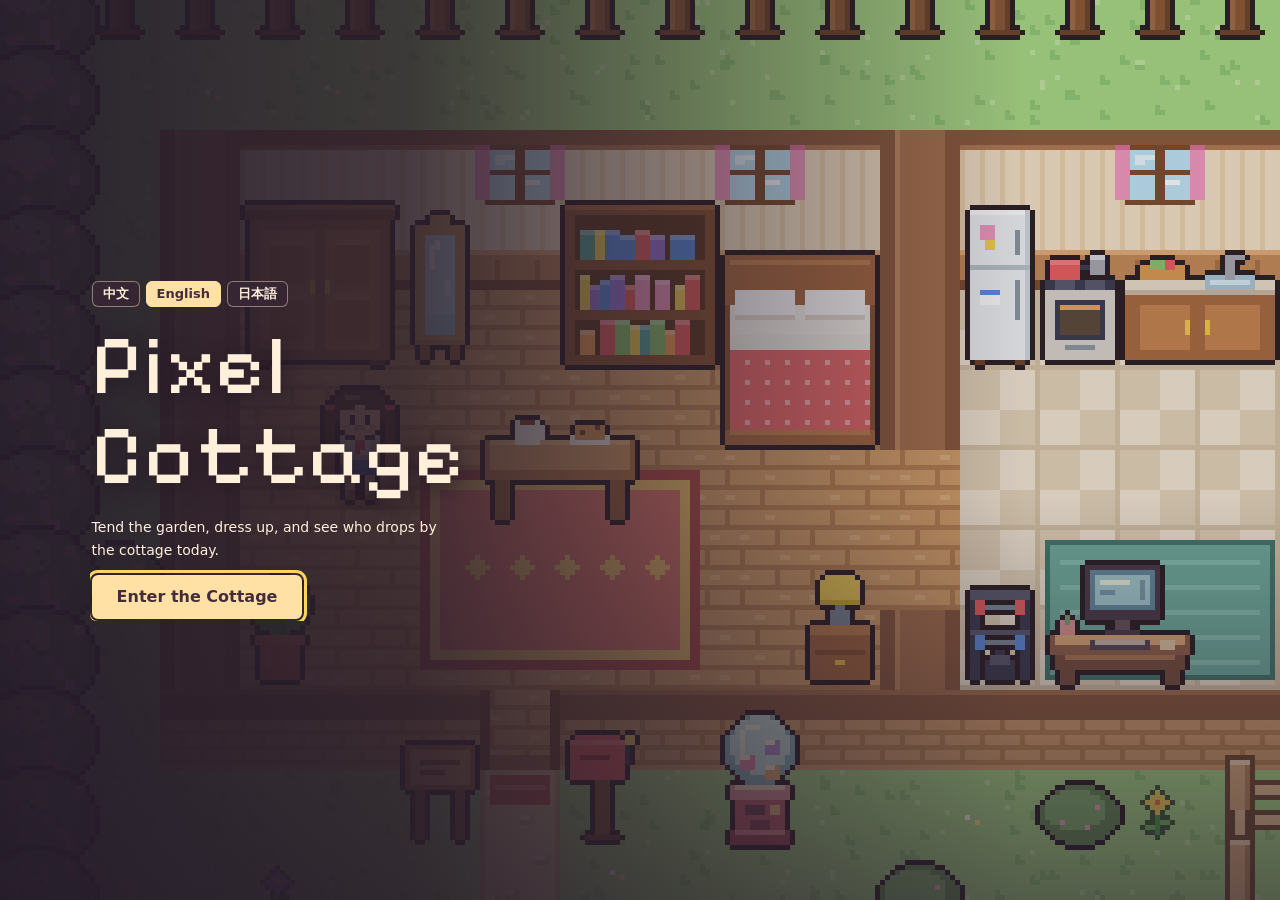
<file: index.html>
<!doctype html>
<html lang="zh-CN">
<head>
<meta charset="utf-8">
<meta name="viewport" content="width=device-width, initial-scale=1, viewport-fit=cover">
<title>像素小屋 · HomeLove</title>
<link rel="stylesheet" href="style.css?v=local-fonts-1">
</head>
<body>

<canvas id="game" tabindex="0" data-i18n-aria="title"></canvas>
<div id="lanternReaction" class="px hidden" role="status" aria-live="polite"></div>

<div id="hud">
  <div id="hudStats">
  <div class="chip" id="chipTime">☀️</div>
  <button class="pbtn" id="btnPlans" type="button" data-i18n="plansToday" aria-controls="diary" hidden></button>
  <div class="chip">
    <span class="bar" id="barE">⚡<i><b id="bE"></b></i></span>
    <span class="bar" id="barH">🍙<i><b id="bH"></b></i></span>
    <span class="bar" id="barM">💗<i><b id="bM"></b></i></span>
  </div>
  <div class="chip" data-i18n-title="bagTitle">🎒<span class="n" id="cBag">0</span></div>
  </div>
  <button class="px" id="miniMap" type="button" aria-controls="villageMap" data-i18n-aria="miniMapLabel" data-i18n-title="villageMap">
    <canvas id="miniOverview" width="192" height="136" aria-hidden="true"></canvas>
    <span id="miniRide" class="hidden"></span>
  </button>
</div>
<div id="hudR">
  <button class="pbtn hidden" id="btnUmbrella" type="button" aria-keyshortcuts="U" title="U"></button>
  <button class="pbtn primary" id="btnWardrobe" type="button" data-i18n="btnWardrobe"></button>
  <button class="pbtn" id="btnAlbum" type="button" data-i18n="btnAlbum"></button>
  <button class="pbtn" id="btnDiary" type="button" data-i18n="btnDiary"></button>
  <details id="cottageMenu">
    <summary data-i18n-aria="moreActions">···</summary>
    <div class="cottage-menu-items">
      <button class="pbtn" id="btnMap" type="button" data-i18n="villageMap"></button>
      <button class="pbtn" id="btnTravel" type="button" data-i18n="travelShop"></button>
      <button class="pbtn" id="btnLang" type="button" data-i18n-aria="language"></button>
      <button class="pbtn" id="btnSound" type="button" data-i18n-aria="sound">🔊</button>
      <button class="pbtn" id="btnHelp" type="button" data-i18n="help"></button>
    </div>
  </details>
</div>

<div id="prompt" class="px hidden"></div>
<div id="villageGuide" class="hidden">
  <span id="villageGuideText" role="status"></span>
  <button id="firstGreetingDismiss" type="button" class="hidden" data-i18n="firstGreetingDismiss"></button>
  <button id="villageRouteCancel" type="button" class="hidden" data-i18n-aria="villageRouteCancel" data-i18n-title="villageRouteCancel">×</button>
</div>
<button class="pbtn" id="fishCancel" type="button" data-i18n="fishCancel" hidden></button>
<div id="toast" class="px hidden" role="status" aria-live="polite"></div>
<div id="dialog" class="px hidden" aria-live="polite"><div class="who"></div><div class="txt"></div><div class="choices"></div><div class="more">▼</div></div>

<div id="pad" aria-hidden="true">
  <button class="u" data-k="up" type="button">▲</button>
  <button class="l" data-k="left" type="button">◀</button>
  <button class="r" data-k="right" type="button">▶</button>
  <button class="d" data-k="down" type="button">▼</button>
</div>
<button id="abtn" type="button" data-i18n-aria="interact">A</button>

<div id="dress" class="overlay hidden" role="dialog" aria-modal="true" data-i18n-aria="wardrobe">
  <div class="dpanel px">
    <div class="dhead">
      <h2><span data-i18n="wardrobe"></span><small data-i18n="wardrobeHint"></small></h2>
      <button class="pbtn" id="dClose" type="button" data-i18n="dressDone"></button>
    </div>
    <div class="dbody">
      <section class="stage">
        <div class="stagebox"><canvas id="preview" width="20" height="26"></canvas></div>
        <div class="stagectl">
          <div class="rot">
            <button class="pbtn" id="rotL" type="button" data-i18n-aria="turnL">◀</button>
            <span id="rotLabel"></span>
            <button class="pbtn" id="rotR" type="button" data-i18n-aria="turnR">▶</button>
          </div>
          <div class="row">
            <button class="pbtn" id="btnWalk" type="button"></button>
            <button class="pbtn" id="btnRandom" type="button" data-i18n="random"></button>
            <button class="pbtn" id="btnSave" type="button" data-i18n="saveLook"></button>
          </div>
          <div class="looksWrap">
            <div class="lbl" data-i18n="myLooks"></div>
            <div class="looks" id="looks"></div>
          </div>
        </div>
      </section>
      <section class="picker">
        <nav class="tabs" id="tabs" data-i18n-aria="catsAria"></nav>
        <div class="items" id="items"></div>
        <div id="colorsWrap">
          <div class="lbl" data-i18n="color"></div>
          <div class="colors" id="colors"></div>
        </div>
      </section>
    </div>
  </div>
</div>

<dialog id="villageMap" class="overlay" aria-labelledby="villageMapTitle">
  <div class="dpanel px village-panel">
    <div class="dhead"><h2 id="villageMapTitle" data-i18n="villageMap"></h2><button class="pbtn" id="villageClose" type="button" data-i18n="close" autofocus></button></div>
    <div class="village-body">
      <div class="village-preview">
        <canvas id="villageOverview" width="192" height="136" aria-hidden="true"></canvas>
        <p data-i18n="villageChooseRoute"></p>
      </div>
      <div id="villageStops"></div>
    </div>
  </div>
</dialog>

<div id="diary" class="overlay hidden" role="dialog" aria-modal="true" data-i18n-aria="diary">
  <div class="dpanel px diarypanel">
    <div class="dhead">
      <h2><span data-i18n="diary"></span><small id="diarySub"></small></h2>
      <button class="pbtn" id="diaryClose" type="button" data-i18n="close"></button>
    </div>
    <div class="diarybody" id="diaryBody"></div>
  </div>
</div>

<div id="album" class="overlay hidden" role="dialog" aria-modal="true" data-i18n-aria="albumTitle">
  <div class="dpanel px diarypanel">
    <div class="dhead">
      <h2 data-i18n="albumTitle"></h2>
      <button class="pbtn" id="albumClose" type="button" data-i18n="close"></button>
    </div>
    <div class="album-body" id="albumBody"></div>
  </div>
</div>

<div id="start" class="overlay" role="dialog" aria-modal="true" data-i18n-aria="title">
  <div class="card px">
    <div class="langpick" id="langPick" role="group" data-i18n-aria="language"></div>
    <h1 data-i18n="title"></h1>
    <p class="start-lead" data-i18n="startLead"></p>
    <p class="start-detail" data-i18n="intro1"></p>
    <p class="start-detail" data-i18n="intro2"></p>
    <div class="keys">
      <span class="k"><kbd>↑</kbd><kbd>↓</kbd><kbd>←</kbd><kbd>→</kbd></span><span id="moveHelp"></span>
      <span class="k"><kbd>E</kbd><kbd data-i18n="space"></kbd></span><span data-i18n="kAct"></span>
      <span class="k"><kbd>1</kbd><kbd>2</kbd><kbd>3</kbd></span><span data-i18n="kChoose"></span>
      <span class="k"><kbd>C</kbd><kbd>J</kbd><kbd>B</kbd><kbd>L</kbd></span><span data-i18n="kMenus"></span>
      <span class="k"><kbd>M</kbd></span><span data-i18n="kSound"></span>
      <span class="k"><kbd>A</kbd></span><span data-i18n="kTouch"></span>
    </div>
    <button class="pbtn primary" id="btnStart" type="button"></button>
  </div>
</div>
<div id="fade"></div>

<script src="js/taptap.js?v=taptap-1"></script>
<script src="cottage-storage.js?v=storage-fallback-1"></script>
<script src="npc-memory.js"></script>
<script src="save-manager.js?v=storage-fallback-1"></script>
<script src="cottage-activities.js?v=request-choices-1"></script>
<script src="cottage-events.js?v=snow-fishing-1"></script>
<script src="cottage-bonds.js?v=bonds-1"></script>
<script src="memory-album.js?v=cafe-request-1"></script>
<script src="resident-stories.js?v=quiet-moments-1"></script>
<script src="village-map.js?v=day-plans-1"></script>
<script src="cottage-travel.js?v=umbrella-1"></script>
<script src="village-weekend.js"></script>
<script src="village-riverside.js"></script>
<script src="village-projects.js"></script>
<script src="village-blackout.js?v=rare-nights"></script>
<script src="lang/zh.js?v=storage-fallback-1" charset="utf-8"></script>
<script src="lang/en.js?v=storage-fallback-1" charset="utf-8"></script>
<script src="lang/ja.js?v=storage-fallback-1" charset="utf-8"></script>

<script src="js/core.js?v=storage-fallback-1"></script>
<script src="js/wardrobe-art.js"></script>
<script src="js/audio.js?v=storage-fallback-1"></script>
<script src="js/state.js?v=rain-dedication-second-1"></script>
<script src="js/world-map.js?v=market-lunch-1"></script>
<script src="js/world-art.js"></script>
<script src="js/residents.js?v=rain-dedication-visit-1"></script>
<script src="js/dialogue.js"></script>
<script src="js/daily-life.js?v=lunch-return-1"></script>
<script src="js/fishing.js?v=a732a2304b9c"></script>
<script src="js/relationships.js?v=storage-fallback-1"></script>
<script src="js/interaction.js?v=storage-fallback-1"></script>
<script src="js/hud.js?v=storage-fallback-1"></script>
<script src="js/input.js?v=storage-fallback-1"></script>
<script src="js/wardrobe.js"></script>
<script src="js/diary.js?v=storage-fallback-1"></script>
<script src="js/album.js?v=storage-fallback-1"></script>
<script src="js/render.js?v=rain-return-1"></script>
<script src="js/main.js?v=storage-fallback-1"></script>
</body>
</html>
</file>
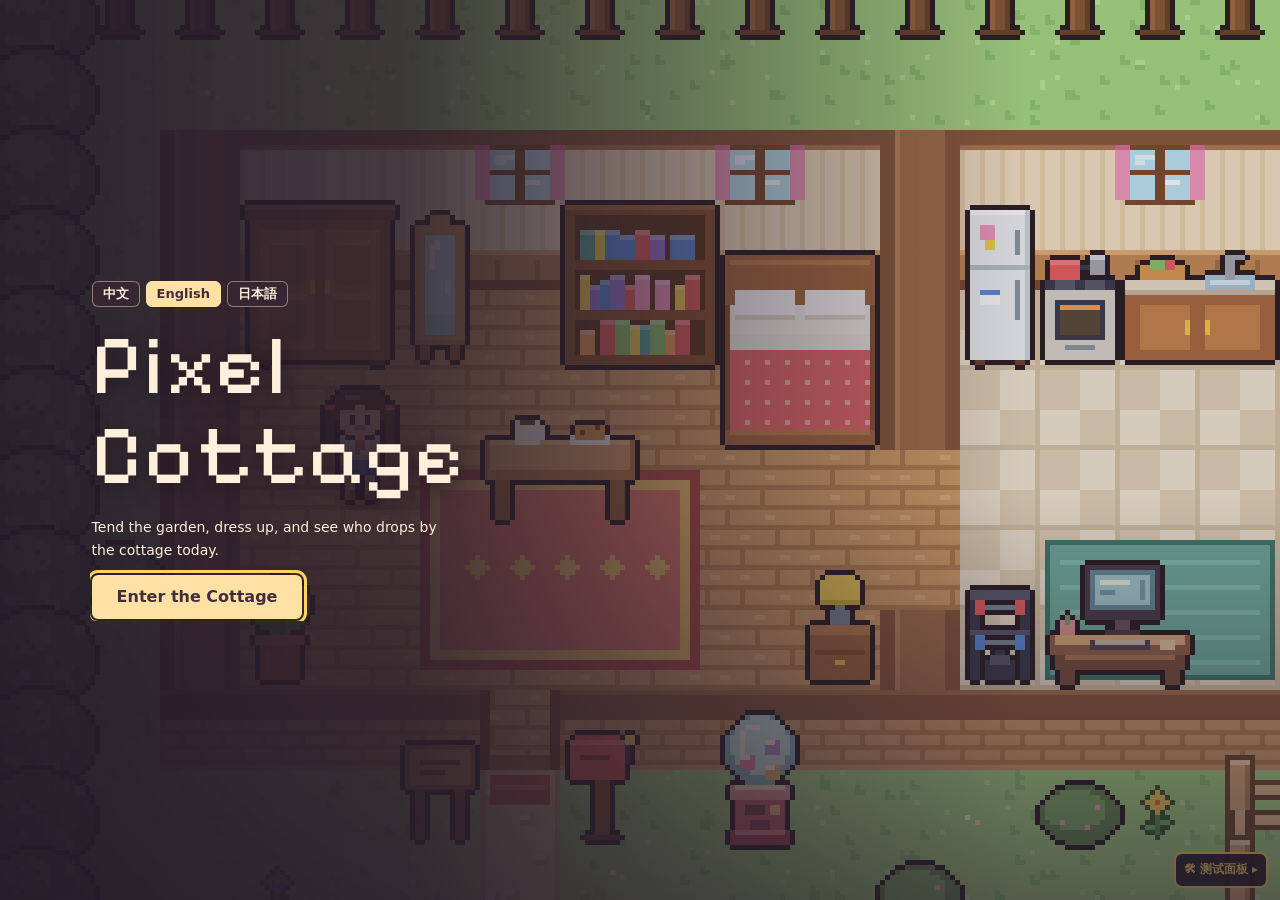
<file: dev.html>
<!doctype html>
<html lang="zh-CN">
<head>
<meta charset="utf-8">
<meta name="viewport" content="width=device-width, initial-scale=1, viewport-fit=cover">
<title>[DEV] 像素小屋 · HomeLove</title>
<link rel="stylesheet" href="style.css?v=local-fonts-1">
</head>
<body data-mode="test">

<canvas id="game" tabindex="0" data-i18n-aria="title"></canvas>
<div id="lanternReaction" class="px hidden" role="status" aria-live="polite"></div>

<div id="hud">
  <div id="hudStats">
  <div class="chip" id="chipTime">☀️</div>
  <button class="pbtn" id="btnPlans" type="button" data-i18n="plansToday" aria-controls="diary" hidden></button>
  <div class="chip">
    <span class="bar" id="barE">⚡<i><b id="bE"></b></i></span>
    <span class="bar" id="barH">🍙<i><b id="bH"></b></i></span>
    <span class="bar" id="barM">💗<i><b id="bM"></b></i></span>
  </div>
  <div class="chip" data-i18n-title="bagTitle">🎒<span class="n" id="cBag">0</span></div>
  </div>
  <button class="px" id="miniMap" type="button" aria-controls="villageMap" data-i18n-aria="miniMapLabel" data-i18n-title="villageMap">
    <canvas id="miniOverview" width="192" height="136" aria-hidden="true"></canvas>
    <span id="miniRide" class="hidden"></span>
  </button>
</div>
<div id="hudR">
  <button class="pbtn hidden" id="btnUmbrella" type="button" aria-keyshortcuts="U" title="U"></button>
  <button class="pbtn primary" id="btnWardrobe" type="button" data-i18n="btnWardrobe"></button>
  <button class="pbtn" id="btnAlbum" type="button" data-i18n="btnAlbum"></button>
  <button class="pbtn" id="btnDiary" type="button" data-i18n="btnDiary"></button>
  <details id="cottageMenu">
    <summary data-i18n-aria="moreActions">···</summary>
    <div class="cottage-menu-items">
      <button class="pbtn" id="btnMap" type="button" data-i18n="villageMap"></button>
      <button class="pbtn" id="btnTravel" type="button" data-i18n="travelShop"></button>
      <button class="pbtn" id="btnLang" type="button" data-i18n-aria="language"></button>
      <button class="pbtn" id="btnSound" type="button" data-i18n-aria="sound">🔊</button>
      <button class="pbtn" id="btnHelp" type="button" data-i18n="help"></button>
    </div>
  </details>
</div>

<div id="prompt" class="px hidden"></div>
<div id="villageGuide" class="hidden">
  <span id="villageGuideText" role="status"></span>
  <button id="firstGreetingDismiss" type="button" class="hidden" data-i18n="firstGreetingDismiss"></button>
  <button id="villageRouteCancel" type="button" class="hidden" data-i18n-aria="villageRouteCancel" data-i18n-title="villageRouteCancel">×</button>
</div>
<button class="pbtn" id="fishCancel" type="button" data-i18n="fishCancel" hidden></button>
<div id="toast" class="px hidden" role="status" aria-live="polite"></div>
<div id="dialog" class="px hidden" aria-live="polite"><div class="who"></div><div class="txt"></div><div class="choices"></div><div class="more">▼</div></div>

<div id="pad" aria-hidden="true">
  <button class="u" data-k="up" type="button">▲</button>
  <button class="l" data-k="left" type="button">◀</button>
  <button class="r" data-k="right" type="button">▶</button>
  <button class="d" data-k="down" type="button">▼</button>
</div>
<button id="abtn" type="button" data-i18n-aria="interact">A</button>

<div id="dress" class="overlay hidden" role="dialog" aria-modal="true" data-i18n-aria="wardrobe">
  <div class="dpanel px">
    <div class="dhead">
      <h2><span data-i18n="wardrobe"></span><small data-i18n="wardrobeHint"></small></h2>
      <button class="pbtn" id="dClose" type="button" data-i18n="dressDone"></button>
    </div>
    <div class="dbody">
      <section class="stage">
        <div class="stagebox"><canvas id="preview" width="20" height="26"></canvas></div>
        <div class="stagectl">
          <div class="rot">
            <button class="pbtn" id="rotL" type="button" data-i18n-aria="turnL">◀</button>
            <span id="rotLabel"></span>
            <button class="pbtn" id="rotR" type="button" data-i18n-aria="turnR">▶</button>
          </div>
          <div class="row">
            <button class="pbtn" id="btnWalk" type="button"></button>
            <button class="pbtn" id="btnRandom" type="button" data-i18n="random"></button>
            <button class="pbtn" id="btnSave" type="button" data-i18n="saveLook"></button>
          </div>
          <div class="looksWrap">
            <div class="lbl" data-i18n="myLooks"></div>
            <div class="looks" id="looks"></div>
          </div>
        </div>
      </section>
      <section class="picker">
        <nav class="tabs" id="tabs" data-i18n-aria="catsAria"></nav>
        <div class="items" id="items"></div>
        <div id="colorsWrap">
          <div class="lbl" data-i18n="color"></div>
          <div class="colors" id="colors"></div>
        </div>
      </section>
    </div>
  </div>
</div>

<dialog id="villageMap" class="overlay" aria-labelledby="villageMapTitle">
  <div class="dpanel px village-panel">
    <div class="dhead"><h2 id="villageMapTitle" data-i18n="villageMap"></h2><button class="pbtn" id="villageClose" type="button" data-i18n="close" autofocus></button></div>
    <div class="village-body">
      <div class="village-preview">
        <canvas id="villageOverview" width="192" height="136" aria-hidden="true"></canvas>
        <p data-i18n="villageChooseRoute"></p>
      </div>
      <div id="villageStops"></div>
    </div>
  </div>
</dialog>

<div id="diary" class="overlay hidden" role="dialog" aria-modal="true" data-i18n-aria="diary">
  <div class="dpanel px diarypanel">
    <div class="dhead">
      <h2><span data-i18n="diary"></span><small id="diarySub"></small></h2>
      <button class="pbtn" id="diaryClose" type="button" data-i18n="close"></button>
    </div>
    <div class="diarybody" id="diaryBody"></div>
  </div>
</div>

<div id="album" class="overlay hidden" role="dialog" aria-modal="true" data-i18n-aria="albumTitle">
  <div class="dpanel px diarypanel">
    <div class="dhead">
      <h2 data-i18n="albumTitle"></h2>
      <button class="pbtn" id="albumClose" type="button" data-i18n="close"></button>
    </div>
    <div class="album-body" id="albumBody"></div>
  </div>
</div>

<div id="start" class="overlay" role="dialog" aria-modal="true" data-i18n-aria="title">
  <div class="card px">
    <div class="langpick" id="langPick" role="group" data-i18n-aria="language"></div>
    <h1 data-i18n="title"></h1>
    <p class="start-lead" data-i18n="startLead"></p>
    <p class="start-detail" data-i18n="intro1"></p>
    <p class="start-detail" data-i18n="intro2"></p>
    <div class="keys">
      <span class="k"><kbd>↑</kbd><kbd>↓</kbd><kbd>←</kbd><kbd>→</kbd></span><span id="moveHelp"></span>
      <span class="k"><kbd>E</kbd><kbd data-i18n="space"></kbd></span><span data-i18n="kAct"></span>
      <span class="k"><kbd>1</kbd><kbd>2</kbd><kbd>3</kbd></span><span data-i18n="kChoose"></span>
      <span class="k"><kbd>C</kbd><kbd>J</kbd><kbd>B</kbd><kbd>L</kbd></span><span data-i18n="kMenus"></span>
      <span class="k"><kbd>M</kbd></span><span data-i18n="kSound"></span>
      <span class="k"><kbd>A</kbd></span><span data-i18n="kTouch"></span>
    </div>
    <button class="pbtn primary" id="btnStart" type="button"></button>
  </div>
</div>
<div id="fade"></div>

<script src="js/taptap.js?v=taptap-1"></script>
<script src="cottage-storage.js?v=storage-fallback-1"></script>
<script src="npc-memory.js"></script>
<script src="save-manager.js?v=storage-fallback-1"></script>
<script src="cottage-activities.js?v=request-choices-1"></script>
<script src="cottage-events.js?v=snow-fishing-1"></script>
<script src="cottage-bonds.js?v=bonds-1"></script>
<script src="memory-album.js?v=cafe-request-1"></script>
<script src="resident-stories.js?v=quiet-moments-1"></script>
<script src="village-map.js?v=day-plans-1"></script>
<script src="cottage-travel.js?v=umbrella-1"></script>
<script src="village-weekend.js"></script>
<script src="village-riverside.js"></script>
<script src="village-projects.js"></script>
<script src="village-blackout.js?v=rare-nights"></script>
<script src="lang/zh.js?v=storage-fallback-1" charset="utf-8"></script>
<script src="lang/en.js?v=storage-fallback-1" charset="utf-8"></script>
<script src="lang/ja.js?v=storage-fallback-1" charset="utf-8"></script>

<script src="js/core.js?v=storage-fallback-1"></script>
<script src="js/wardrobe-art.js"></script>
<script src="js/audio.js?v=storage-fallback-1"></script>
<script src="js/state.js?v=rain-dedication-second-1"></script>
<script src="js/world-map.js?v=market-lunch-1"></script>
<script src="js/world-art.js"></script>
<script src="js/residents.js?v=rain-dedication-visit-1"></script>
<script src="js/dialogue.js"></script>
<script src="js/daily-life.js?v=lunch-return-1"></script>
<script src="js/fishing.js?v=a732a2304b9c"></script>
<script src="js/relationships.js?v=storage-fallback-1"></script>
<script src="js/interaction.js?v=storage-fallback-1"></script>
<script src="js/hud.js?v=storage-fallback-1"></script>
<script src="js/input.js?v=storage-fallback-1"></script>
<script src="js/wardrobe.js"></script>
<script src="js/diary.js?v=storage-fallback-1"></script>
<script src="js/album.js?v=storage-fallback-1"></script>
<script src="js/render.js?v=rain-return-1"></script>
<script src="js/main.js?v=storage-fallback-1"></script>
<script src="dev/panel.js?v=day-plans-1"></script>
</body>
</html>
</file>
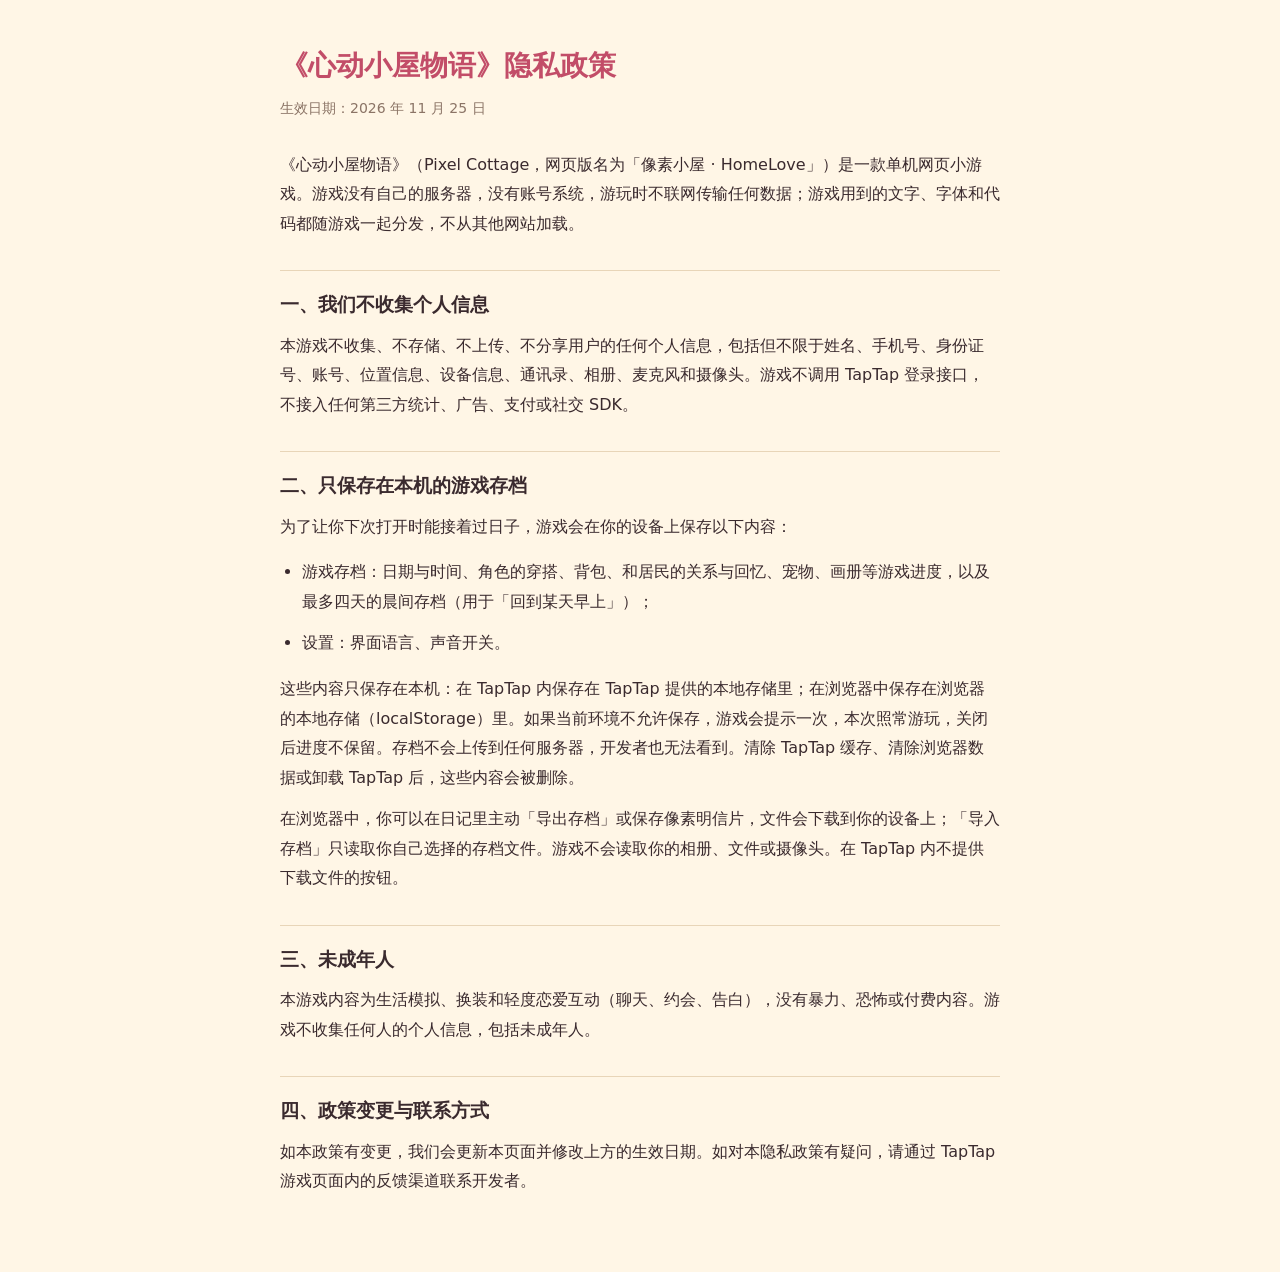
<file: privacy.html>
<!doctype html>
<html lang="zh-Hans">
<head>
<meta charset="utf-8">
<meta name="viewport" content="width=device-width,initial-scale=1">
<title>《心动小屋物语》隐私政策</title>
<style>
  :root{--bg:#fff6e6;--ink:#3a2a2e;--muted:#8b7466;--line:#e8d5b8;--accent:#c24d68}
  @media (prefers-color-scheme:dark){:root{--bg:#2a2230;--ink:#f5eadc;--muted:#b9a897;--line:#463a50;--accent:#f07890}}
  body{margin:0;background:var(--bg);color:var(--ink);font:16px/1.85 "PingFang SC","Hiragino Sans GB","Microsoft YaHei","Noto Sans SC",system-ui,sans-serif}
  main{max-width:720px;margin:0 auto;padding:40px 16px 64px}
  h1{font-size:28px;margin:0 0 4px;color:var(--accent)}
  h2{font-size:19px;margin:32px 0 8px;padding-top:16px;border-top:1px solid var(--line)}
  p,li{margin:0 0 12px}
  ul{padding-left:1.4em}
  .meta{color:var(--muted);font-size:14px;margin-bottom:28px}
</style>
</head>
<body>
<main>
  <h1>《心动小屋物语》隐私政策</h1>
  <p class="meta">生效日期：2026 年 11 月 25 日</p>

  <p>《心动小屋物语》（Pixel Cottage，网页版名为「像素小屋 · HomeLove」）是一款单机网页小游戏。游戏没有自己的服务器，没有账号系统，游玩时不联网传输任何数据；游戏用到的文字、字体和代码都随游戏一起分发，不从其他网站加载。</p>

  <h2>一、我们不收集个人信息</h2>
  <p>本游戏不收集、不存储、不上传、不分享用户的任何个人信息，包括但不限于姓名、手机号、身份证号、账号、位置信息、设备信息、通讯录、相册、麦克风和摄像头。游戏不调用 TapTap 登录接口，不接入任何第三方统计、广告、支付或社交 SDK。</p>

  <h2>二、只保存在本机的游戏存档</h2>
  <p>为了让你下次打开时能接着过日子，游戏会在你的设备上保存以下内容：</p>
  <ul>
    <li>游戏存档：日期与时间、角色的穿搭、背包、和居民的关系与回忆、宠物、画册等游戏进度，以及最多四天的晨间存档（用于「回到某天早上」）；</li>
    <li>设置：界面语言、声音开关。</li>
  </ul>
  <p>这些内容只保存在本机：在 TapTap 内保存在 TapTap 提供的本地存储里；在浏览器中保存在浏览器的本地存储（localStorage）里。如果当前环境不允许保存，游戏会提示一次，本次照常游玩，关闭后进度不保留。存档不会上传到任何服务器，开发者也无法看到。清除 TapTap 缓存、清除浏览器数据或卸载 TapTap 后，这些内容会被删除。</p>
  <p>在浏览器中，你可以在日记里主动「导出存档」或保存像素明信片，文件会下载到你的设备上；「导入存档」只读取你自己选择的存档文件。游戏不会读取你的相册、文件或摄像头。在 TapTap 内不提供下载文件的按钮。</p>

  <h2>三、未成年人</h2>
  <p>本游戏内容为生活模拟、换装和轻度恋爱互动（聊天、约会、告白），没有暴力、恐怖或付费内容。游戏不收集任何人的个人信息，包括未成年人。</p>

  <h2>四、政策变更与联系方式</h2>
  <p>如本政策有变更，我们会更新本页面并修改上方的生效日期。如对本隐私政策有疑问，请通过 TapTap 游戏页面内的反馈渠道联系开发者。</p>
</main>
</body>
</html>
</file>
<file: style.css>
/* Layout: full-screen pixel world; wooden-frame UI panels float on top (HUD, dialogue with choices, wardrobe, diary). */
/* Pixel fonts ship with the game (SIL OFL 1.1, licences in fonts/); the CJK ones are cut down to the
   characters the game shows by scripts/subset-fonts.py. Nothing is fetched from a font server. */
@font-face{font-family:"ZCOOL KuaiLe";src:url("fonts/ZCOOLKuaiLe-subset.woff2") format("woff2");font-display:swap}
@font-face{font-family:"DotGothic16";src:url("fonts/DotGothic16-subset.woff2") format("woff2");font-display:swap}
@font-face{font-family:"Pixelify Sans";src:url("fonts/PixelifySans.woff2") format("woff2");font-weight:400 700;font-display:swap}
@font-face{font-family:"Silkscreen";src:url("fonts/Silkscreen.woff2") format("woff2");font-display:swap}
:root{
  --bg:#2a2230;
  --panel:#fff6e6;
  --panel-2:#f5e2c4;
  --wood:#8c5a3c;
  --ink:#3a2a2e;
  --muted:#8b7466;
  --line:#3a2a2e;
  --shadow:#3a2a2e;
  --accent:#e2607a;
  --accent-ink:#ffffff;
  --sel:#ffd45e;
  --sel-ink:#3a2a2e;
  --backdrop:rgba(30,22,34,.55);
  --c-energy:#f2c33a;
  --c-hunger:#ef9a4f;
  --c-mood:#ec6a8a;
  --font-display:"ZCOOL KuaiLe","PingFang SC","Hiragino Sans GB","Microsoft YaHei",sans-serif;
  --font-body:"PingFang SC","Hiragino Sans GB","Microsoft YaHei","Noto Sans SC",system-ui,sans-serif;
}
@media (prefers-color-scheme: dark){
  :root:not([data-theme="light"]){
    --panel:#2e2636; --panel-2:#3d3248; --wood:#5e3c2a; --ink:#f5eadc; --muted:#b9a897; --line:#120e16; --shadow:#0c090f;
    --accent:#f07890; --sel:#e9b949; --sel-ink:#2a2026; --backdrop:rgba(8,6,10,.65); color-scheme:dark;
  }
}
:root[data-theme="dark"]{
  --panel:#2e2636; --panel-2:#3d3248; --wood:#5e3c2a; --ink:#f5eadc; --muted:#b9a897; --line:#120e16; --shadow:#0c090f;
  --accent:#f07890; --sel:#e9b949; --sel-ink:#2a2026; --backdrop:rgba(8,6,10,.65); color-scheme:dark;
}
*{box-sizing:border-box}
html,body{height:100%;margin:0;overflow:hidden}
body{background:var(--bg);color:var(--ink);font-family:var(--font-body);-webkit-user-select:none;user-select:none;-webkit-tap-highlight-color:transparent}
canvas{image-rendering:pixelated;image-rendering:crisp-edges}
#game{position:fixed;inset:0;display:block;touch-action:none;outline:none}
#lanternReaction{position:fixed;left:0;top:0;z-index:4;max-width:min(240px,70vw);padding:5px 9px;font-size:13px;line-height:1.4;background:#fff0cf;border-width:2px;pointer-events:none;transform:translate(-50%,-100%)}
#lanternReaction::after{content:"";position:absolute;left:50%;bottom:-5px;width:6px;height:6px;background:#fff0cf;border-right:2px solid var(--line);border-bottom:2px solid var(--line);transform:rotate(45deg)}
.hidden{display:none!important}
button{font:inherit;color:inherit;cursor:pointer}
button:focus-visible{outline:3px solid var(--sel);outline-offset:2px}
.px{background:var(--panel);color:var(--ink);border:3px solid var(--line);box-shadow:4px 4px 0 var(--shadow);border-radius:6px}
.pbtn{background:var(--panel);color:var(--ink);border:3px solid var(--line);box-shadow:3px 3px 0 var(--shadow);border-radius:6px;padding:6px 12px;font-weight:700;font-size:14px;line-height:1.2}
.pbtn:active{transform:translate(2px,2px);box-shadow:1px 1px 0 var(--shadow)}
.pbtn.primary{background:var(--accent);color:var(--accent-ink)}
kbd{display:inline-block;min-width:22px;padding:0 5px;margin-right:6px;border:2px solid var(--line);border-radius:4px;background:var(--sel);color:var(--sel-ink);text-align:center;font-family:"Silkscreen","PingFang SC","Hiragino Sans GB","Microsoft YaHei",sans-serif;font-size:12px;line-height:18px}

#hud{position:fixed;top:calc(12px + env(safe-area-inset-top,0px));left:calc(12px + env(safe-area-inset-left,0px));display:grid;justify-items:start;gap:8px;z-index:5;pointer-events:none;max-width:calc(100% - 210px)}
#hudStats{display:flex;gap:8px;flex-wrap:wrap}
#btnPlans{pointer-events:auto;min-height:44px;background:var(--sel);color:var(--sel-ink)}
#miniMap{display:block;width:clamp(95px,14vw,144px);padding:3px;pointer-events:auto;text-align:left}
#miniOverview{display:block;width:100%;height:auto;image-rendering:pixelated;border-radius:2px}
#miniRide{display:block;margin:3px 2px 0;font-size:11px;font-weight:700;line-height:1.3}
.chip{background:var(--panel);border:3px solid var(--line);box-shadow:3px 3px 0 var(--shadow);border-radius:6px;padding:4px 10px;font-weight:700;font-size:13px;display:flex;gap:8px;align-items:center;white-space:nowrap}
.chip .n{font-variant-numeric:tabular-nums}
.bar{display:flex;align-items:center;gap:3px;font-size:12px}
.bar i{display:block;width:34px;height:10px;border:2px solid var(--line);background:var(--panel-2);border-radius:2px;overflow:hidden}
.bar i b{display:block;height:100%;width:50%}
#bE{background:var(--c-energy)}#bH{background:var(--c-hunger)}#bM{background:var(--c-mood)}
.bar.low i{animation:blink 1s steps(2) infinite}
@keyframes blink{50%{border-color:var(--accent);background:var(--accent)}}
#hudR{position:fixed;top:calc(12px + env(safe-area-inset-top,0px));right:calc(12px + env(safe-area-inset-right,0px));display:flex;gap:8px;z-index:5;flex-wrap:wrap;justify-content:flex-end;max-width:280px}
@media(max-width:560px){#hud{max-width:46vw;gap:6px}#hudStats{gap:5px}#hudR{max-width:48vw}#hudR .pbtn{padding:4px 6px;font-size:12px}}
@media(max-width:560px){#chipTime{max-width:100%;white-space:normal;font-size:12px;line-height:1.5}#hudStats{flex-wrap:wrap}}

#prompt{position:fixed;left:50%;bottom:calc(24px + env(safe-area-inset-bottom,0px));transform:translateX(-50%);z-index:7;padding:6px 12px;font-size:14px;font-weight:700;white-space:nowrap}
#toast{position:fixed;left:50%;top:calc(64px + env(safe-area-inset-top,0px));transform:translateX(-50%);z-index:9;padding:5px 12px;font-size:13px;font-weight:700;white-space:nowrap;pointer-events:none;max-width:calc(100% - 32px);overflow:hidden;text-overflow:ellipsis}
#dialog{position:fixed;left:50%;bottom:calc(74px + env(safe-area-inset-bottom,0px));transform:translateX(-50%);width:min(560px,calc(100% - 32px));z-index:8;padding:10px 14px 14px;cursor:pointer;max-height:calc(100% - 120px);overflow:auto}
#dialog.modal{bottom:calc(24px + env(safe-area-inset-bottom,0px))}
#dialog .who{font-family:var(--font-display);font-size:16px;color:var(--accent);margin-bottom:2px}
#dialog .txt{font-size:15px;line-height:1.65}
#dialog .more{position:absolute;right:12px;bottom:4px;font-size:12px;color:var(--muted);animation:bob .8s steps(2) infinite}
@keyframes bob{50%{transform:translateY(2px)}}
.projectName,.projectSketch{grid-column:1/-1}.projectName{width:100%;padding:8px;border:2px solid var(--edge,#704d45);border-radius:5px;background:#fff8e8;color:#3a2835;font:inherit}.projectSketch{width:min(100%,288px);height:auto;image-rendering:pixelated}
.weekMeter{grid-column:1/-1;display:block;width:min(100%,260px);height:15px;border:2px solid #664753;background:#9f727b;position:relative;overflow:hidden}
.weekMeter::before{content:"";position:absolute;inset:0 auto 0 40%;width:20%;background:#729c75}
.weekMeter i{position:absolute;inset:0 auto 0 0;width:3px;background:#fff6df;animation:weekShot 1.35s linear infinite alternate}
@keyframes weekShot{to{left:calc(100% - 3px)}}
@media(prefers-reduced-motion:reduce){.weekMeter i{animation:none;left:50%}}
.choices{display:grid;grid-template-columns:repeat(auto-fit,minmax(min(100%,200px),1fr));gap:6px;margin-top:10px}
.choice{display:flex;align-items:center;gap:6px;text-align:left;background:var(--panel-2);color:var(--ink);border:3px solid var(--line);border-radius:6px;padding:6px 10px;font-weight:700;font-size:14px;min-width:0}
.choice:hover:not(:disabled),.choice:focus-visible{background:var(--sel);color:var(--sel-ink);outline:none}
.choice:disabled{opacity:.45;cursor:not-allowed}
.choice kbd{margin:0;flex:none}

#pad{position:fixed;left:calc(16px + env(safe-area-inset-left,0px));bottom:calc(16px + env(safe-area-inset-bottom,0px));z-index:6;display:none;grid-template-columns:repeat(3,52px);grid-template-rows:repeat(3,52px);gap:4px;touch-action:none}
#pad button{background:var(--panel);border:3px solid var(--line);border-radius:8px;box-shadow:3px 3px 0 var(--shadow);font-size:18px;font-weight:900;touch-action:none;padding:0}
#pad button.on{transform:translate(2px,2px);box-shadow:1px 1px 0 var(--shadow);background:var(--sel);color:var(--sel-ink)}
#pad .u{grid-column:2;grid-row:1}#pad .l{grid-column:1;grid-row:2}#pad .r{grid-column:3;grid-row:2}#pad .d{grid-column:2;grid-row:3}
#abtn{position:fixed;right:calc(20px + env(safe-area-inset-right,0px));bottom:calc(30px + env(safe-area-inset-bottom,0px));width:74px;height:74px;border-radius:50%;z-index:6;display:none;font-family:"Silkscreen",monospace;font-size:24px;background:var(--accent);color:var(--accent-ink);border:3px solid var(--line);box-shadow:3px 3px 0 var(--shadow);touch-action:none}
#abtn:active{transform:translate(2px,2px);box-shadow:1px 1px 0 var(--shadow)}
@media (pointer:coarse){
  #pad{display:grid}#abtn{display:block}
  #prompt{bottom:calc(196px + env(safe-area-inset-bottom,0px))}
  #dialog,#dialog.modal{bottom:auto;top:calc(104px + env(safe-area-inset-top,0px));max-height:calc(100% - 330px)}
}

.overlay{position:fixed;inset:0;z-index:20;background:var(--backdrop);display:flex;align-items:center;justify-content:center;padding:calc(16px + env(safe-area-inset-top,0px)) calc(16px + env(safe-area-inset-right,0px)) calc(16px + env(safe-area-inset-bottom,0px)) calc(16px + env(safe-area-inset-left,0px))}
.dpanel{width:min(940px,100%);max-height:100%;display:flex;flex-direction:column;overflow:hidden;border-width:4px}
.dhead{display:flex;align-items:center;justify-content:space-between;gap:12px;padding:8px 12px 8px 16px;background:var(--wood);color:#fff3df;border-bottom:4px solid var(--line)}
.dhead h2{margin:0;font-family:var(--font-display);font-weight:400;font-size:22px;letter-spacing:.04em}
.dhead small{font-size:12px;opacity:.85;margin-left:8px}
.dbody{display:grid;grid-template-columns:270px minmax(0,1fr);min-height:0;flex:1}
.stage{padding:14px;border-right:3px solid var(--line);display:flex;flex-direction:column;align-items:center;gap:12px;overflow:auto;background:var(--panel)}
.stagebox{width:100%;height:236px;display:flex;justify-content:center;align-items:flex-end;padding-bottom:14px;border:3px solid var(--line);border-radius:6px;position:relative;
  background-color:var(--panel-2);
  background-image:linear-gradient(45deg,rgba(120,80,60,.08) 25%,transparent 25%,transparent 75%,rgba(120,80,60,.08) 75%),linear-gradient(45deg,rgba(120,80,60,.08) 25%,transparent 25%,transparent 75%,rgba(120,80,60,.08) 75%);
  background-size:16px 16px;background-position:0 0,8px 8px}
.stagebox::after{content:"";position:absolute;left:50%;bottom:14px;width:96px;height:12px;transform:translateX(-50%);background:rgba(58,42,46,.18);border-radius:50%}
#preview{width:160px;height:208px;position:relative;z-index:1}
#preview.pop{animation:pop .28s steps(4)}
@keyframes pop{0%{transform:translateY(0)}40%{transform:translateY(-10px)}100%{transform:translateY(0)}}
.stagectl{display:flex;flex-direction:column;gap:10px;align-items:center;width:100%}
.rot{display:flex;align-items:center;gap:8px}
.rot span{min-width:44px;text-align:center;font-weight:700;font-size:13px}
.rot .pbtn{padding:4px 10px}
.row{display:flex;gap:8px;flex-wrap:wrap;justify-content:center}
.looksWrap{width:100%}
.lbl{font-size:12px;font-weight:800;color:var(--muted);letter-spacing:.08em;margin:0 0 6px}
.looks{display:flex;flex-wrap:wrap;gap:10px}
.looks .empty{font-size:12px;color:var(--muted);line-height:1.5}
.look{position:relative;border:3px solid var(--line);border-radius:6px;background:var(--panel-2);padding:2px}
.look canvas{width:40px;height:52px;display:block}
.look .del{position:absolute;top:-9px;right:-9px;width:20px;height:20px;border-radius:50%;border:2px solid var(--line);background:var(--panel);font-size:11px;line-height:14px;padding:0;font-weight:900}
.picker{display:flex;flex-direction:column;min-height:0;padding:12px 14px 14px;gap:12px;background:var(--panel)}
.tabs{display:flex;gap:6px;flex-wrap:wrap}
.tab{padding:6px 12px;border:3px solid var(--line);border-radius:6px;background:var(--panel-2);font-weight:700;font-size:14px}
.tab.on{background:var(--sel);color:var(--sel-ink);box-shadow:3px 3px 0 var(--shadow)}
.items{display:grid;grid-template-columns:repeat(auto-fill,minmax(86px,1fr));gap:10px;overflow:auto;min-height:120px;flex:1;padding:2px 6px 6px 2px;align-content:start}
.item{border:3px solid var(--line);border-radius:6px;background:var(--panel-2);padding:8px 4px 6px;display:flex;flex-direction:column;align-items:center;gap:4px;position:relative}
.item canvas{width:64px;height:56px}
.items[data-category="capsuleHair"] .item canvas{width:54px;height:63px}
.item span{font-size:12px;font-weight:700}
.item.sel{background:var(--sel);color:var(--sel-ink);box-shadow:3px 3px 0 var(--shadow)}
.item.locked canvas{filter:grayscale(1);opacity:.45}
.item .lock{position:absolute;top:3px;right:5px;font-size:11px;font-weight:800;color:var(--accent)}
.item .liked{position:absolute;top:3px;left:5px;font-size:11px;color:var(--accent)}
.colors{display:flex;flex-wrap:wrap;gap:8px}
.sw{width:30px;height:30px;border:3px solid var(--line);border-radius:6px;padding:0}
.sw.on{box-shadow:0 0 0 3px var(--sel),3px 3px 0 3px var(--shadow)}

#villageMap{width:100%;height:100%;max-width:none;max-height:none;margin:0;border:0;color:inherit}
#villageMap:not([open]){display:none}
#villageMap::backdrop{background:transparent}
.village-panel{width:min(720px,100%)}
.village-body{display:grid;grid-template-columns:minmax(0,1.4fr) minmax(0,1fr);gap:14px;align-items:start;padding:14px;overflow:auto}
.village-preview p{margin:6px 0 0;color:var(--muted);font-size:12px;line-height:1.5}
#villageOverview{display:block;width:100%;height:auto;image-rendering:pixelated;border:3px solid var(--line);border-radius:6px}
#villageStops{display:grid;gap:6px}
.village-stop{display:flex;align-items:center;gap:8px;text-align:left}
.village-stop small{display:block;font-weight:500;color:var(--muted)}
.village-dot{width:10px;height:10px;flex:0 0 10px;border:1px solid var(--line)}
@media(max-width:520px){.village-body{grid-template-columns:1fr}.village-panel{height:auto;max-height:90vh}#villageOverview{max-height:34vh;object-fit:contain}}
.diarypanel{width:min(860px,100%)}
#btnAlbum{position:relative}
#btnAlbum[data-new]::after{content:attr(data-new);position:absolute;top:-7px;right:-5px;padding:1px 4px;color:#fff9eb;background:#a55356;border:2px solid #fff1d5;font-size:10px;line-height:1.2;pointer-events:none}
.album-body{overflow:auto;padding:16px;background:#f5e3c7;color:#513b33}
.album-grid{display:grid;grid-template-columns:repeat(auto-fill,minmax(min(100%,145px),1fr));gap:14px}
.album-tabs{display:flex;flex-wrap:wrap;gap:8px;margin-bottom:16px}
.album-card,.album-page{background:#fff5df;border:2px solid #b48667;color:#513b33;padding:8px;box-shadow:2px 3px #d7b595}
.album-card{display:flex;flex-direction:column;gap:4px;text-align:start;font:inherit;cursor:pointer}
.album-card:hover,.album-card:focus-visible{border-color:#a55356}
.album-card[data-kind="rareDate"]{border-color:#b48537}
.album-card canvas,.album-page canvas{display:block;width:100%;height:auto;image-rendering:pixelated;border:1px solid #ac8063}
.album-card small,.album-page small{color:#75594a}
.album-page>.pbtn{margin:8px 8px 0 0}
.moment-art{display:block;grid-column:1/-1;width:192px;max-width:100%;height:auto;image-rendering:pixelated;border:2px solid #735047;margin:8px auto}
.badge-grid{display:grid;grid-template-columns:repeat(auto-fill,minmax(min(100%,128px),1fr));gap:10px;margin-top:8px}
.badge{display:grid;justify-items:center;gap:4px;text-align:center;background:#fff5df;border:2px solid #b48667;color:#513b33;padding:8px;box-shadow:2px 3px #d7b595}
.badge canvas{width:48px;height:48px;image-rendering:pixelated}
.badge small{color:#75594a;font-size:11px}
.badge.locked{opacity:.6}
.badge.rare:not(.locked){background:linear-gradient(160deg,#fff4d2,#f1d9a8);border-color:#c9a258}
.badge .pbtn{font-size:12px;padding:3px 8px}
.rewind-row{display:flex;flex-wrap:wrap;gap:6px;margin-top:6px}
.album-page{width:min(100%,436px);margin:12px auto 4px;padding:12px}
.album-page h3{margin:10px 0 2px}
.album-page p{margin:8px 0 2px}
.diarybody{overflow:auto;padding:14px 16px 18px;display:flex;flex-direction:column;gap:18px;background:var(--panel)}
.dsec h3{margin:0 0 10px;font-family:var(--font-display);font-weight:400;font-size:19px}
.rel{display:grid;grid-template-columns:repeat(auto-fit,minmax(min(100%,360px),1fr));gap:12px}
.rcard{display:flex;gap:12px;padding:12px;border:3px solid var(--line);border-radius:6px;background:var(--panel-2)}
.rcard canvas{width:60px;height:78px;flex:none}
.rinfo{min-width:0;display:flex;flex-direction:column;gap:4px;font-size:13px}
.rtop{display:flex;align-items:center;gap:8px;flex-wrap:wrap}
.rtop b{font-size:16px}
.pill{font-size:11px;font-weight:800;padding:1px 8px;border:2px solid var(--line);border-radius:999px;background:var(--panel)}
.pill.love{background:var(--accent);color:var(--accent-ink)}
.rsub{color:var(--muted);font-size:12px}
.hearts{display:flex;gap:2px;font-size:15px;line-height:1;color:var(--muted)}
.hearts span{opacity:.3}.hearts span.on{color:var(--accent);opacity:1}
.rline{line-height:1.55}
.rline em{font-style:normal;color:var(--muted)}
.rnext{margin-top:2px;font-weight:700;color:var(--accent)}
.inv{display:grid;grid-template-columns:repeat(auto-fill,minmax(170px,1fr));gap:10px}
.icard{display:flex;gap:10px;align-items:center;padding:10px;border:3px solid var(--line);border-radius:6px;background:var(--panel-2)}
.icard .ic{font-size:24px}
.icard b{display:block;font-size:14px}
.icard small{color:var(--muted);font-size:12px;line-height:1.4;display:block}
.tips{margin:0;padding-left:18px;line-height:1.85;font-size:13px}

.card{width:min(480px,100%);padding:22px 22px 20px;display:flex;flex-direction:column;gap:14px;max-height:100%;overflow:auto}
.card h1{margin:0;font-family:var(--font-display);font-weight:400;font-size:34px;letter-spacing:.04em;text-wrap:balance}
.card p{margin:0;line-height:1.7;font-size:15px}
.keys{display:grid;grid-template-columns:auto 1fr;gap:8px 12px;font-size:14px;align-items:center}
.keys .k{display:flex;gap:4px}
.keys kbd{margin:0}
.card .pbtn{align-self:flex-start;font-size:16px;padding:8px 18px}
#fade{position:fixed;inset:0;background:#0d0a12;opacity:0;pointer-events:none;transition:opacity .45s;z-index:40}

.langpick{display:flex;gap:6px;flex-wrap:wrap}
.langpick .pbtn{padding:4px 10px;font-size:13px}
.langpick .pbtn[aria-pressed="true"]{background:var(--sel);color:var(--sel-ink)}
#btnLang{white-space:nowrap}
@media (max-width:720px){
  .overlay{padding:0}
  .dpanel{height:100%;width:100%;border-radius:0;border:0;box-shadow:none}
  .dhead{padding-top:calc(8px + env(safe-area-inset-top,0px));padding-left:max(16px,env(safe-area-inset-left,0px));padding-right:max(12px,env(safe-area-inset-right,0px))}
  .dhead small{display:none}
  .dbody{grid-template-columns:minmax(0,1fr);grid-template-rows:auto minmax(0,1fr)}
  .stage{border-right:0;border-bottom:3px solid var(--line);flex-direction:row;align-items:stretch;padding:10px max(16px,env(safe-area-inset-right,0px)) 10px max(16px,env(safe-area-inset-left,0px));overflow:visible}
  .stagebox{width:118px;flex:none;height:156px;padding-bottom:8px}
  .stagebox::after{bottom:8px;width:70px}
  #preview{width:100px;height:130px}
  .stagectl{align-items:flex-start;gap:8px;min-width:0}
  .row{justify-content:flex-start}
  .looksWrap{display:none}
  .picker{padding:10px max(16px,env(safe-area-inset-right,0px)) calc(12px + env(safe-area-inset-bottom,0px)) max(16px,env(safe-area-inset-left,0px))}
  .items{grid-template-columns:repeat(auto-fill,minmax(76px,1fr));gap:8px}
  .item canvas{width:56px;height:49px}
  .diarybody{padding:12px max(16px,env(safe-area-inset-right,0px)) calc(16px + env(safe-area-inset-bottom,0px)) max(16px,env(safe-area-inset-left,0px))}
  .card{margin:16px}
}
@media (prefers-reduced-motion:reduce){#preview.pop,.bar.low i,#dialog .more{animation:none}#fade{transition:none}}

.keepsakes{display:flex;flex-wrap:wrap;gap:7px;margin:8px 0}
.keepsake{display:flex;align-items:center;gap:6px;min-height:45px;padding:4px 7px;border:1px solid #ac745d;background:#fff0cc;color:#633f36;box-shadow:2px 2px 0 #d8a679;border-radius:3px}
.keepsake[data-kind="rareDate"]{border-color:#ac84b8;background:#f4e4ff;box-shadow:2px 2px 0 #c49ccc}
.keepsake[data-kind="sharedFishing"]{border-color:#7397a9;background:#e5f4fb;box-shadow:2px 2px 0 #a8c7d4}
.keepsake canvas{width:30px;height:39px;image-rendering:pixelated}
.keepsake-caption{display:grid;gap:1px;font-size:11px}
.keepsake-caption small{font-size:10px}
.capsule-reveal{display:grid;place-items:center;margin:4px auto 8px;width:88px;height:104px;border:2px solid #b87983;background:#fce1d4;box-shadow:3px 3px 0 #d1a18a;border-radius:8px}
.capsule-reveal canvas{width:60px;height:78px;image-rendering:pixelated}
/* Controls sit over the village, with utility actions in a compact menu. */
#hudStats{gap:4px}
#hud .chip,#miniMap,#hudR .pbtn,#cottageMenu>summary{
  border:1px solid #ffe1af66;background:#302633ed;color:#fff0d8;box-shadow:0 3px 10px #21162455;
  border-radius:5px
}
#hudR{max-width:none;gap:5px;align-items:start}
#hudR .pbtn,#cottageMenu>summary{min-height:40px;font-size:13px}
#hudR .pbtn:hover,#cottageMenu>summary:hover,#cottageMenu[open]>summary{background:#654654}
#hudR #btnWardrobe{background:#ffe0a5;color:#432d3b}
#cottageMenu{position:relative}
#cottageMenu>summary{
  cursor:pointer;list-style:none;display:grid;place-items:center;width:42px;font-weight:700
}
#cottageMenu>summary::-webkit-details-marker{display:none}
#cottageMenu>summary:focus-visible{outline:2px solid var(--sel);outline-offset:2px}
.cottage-menu-items{
  position:absolute;right:0;top:calc(100% + 6px);display:grid;gap:4px;min-width:132px;
  padding:6px;background:#302633;border:1px solid #ffe1af66;border-radius:6px
}
.cottage-menu-items .pbtn{text-align:start;white-space:nowrap}
#start{
  justify-content:flex-start;align-items:center;
  background:linear-gradient(90deg,#251b2af5,#291e2ad9 32%,#291e2a22 80%),linear-gradient(0deg,#251b2a99,transparent 45%);
  padding-inline:clamp(18px,7vw,96px)
}
#start .card{margin:0;gap:14px;background:transparent;border:0;box-shadow:none;color:#fff0db;padding:2px;width:min(460px,100%)}
#start h1{font-size:clamp(42px,7vw,84px);line-height:1.08;text-shadow:0 4px 20px #251824}
#start .card>p{font-size:14px;line-height:1.6;color:#fff0db;margin:0;max-width:40ch}
#start .langpick{order:-1}
#start .langpick button{border:1px solid #ffe4bd75;background:#362634;color:#fff0db;box-shadow:none}
#start .langpick button[aria-pressed="true"],#btnStart{background:#ffe0a5;color:#432d3b;border-color:#ffe0a5;box-shadow:none}
#btnStart{align-self:flex-start;min-height:44px;padding-inline:22px}
#start .keys,#start:not(.show-controls) .start-detail,#start.show-controls .start-lead{display:none}
#start.show-controls .keys{display:grid}
body:has(#start:not(.hidden)) :is(#hud,#hudR,#pad,#abtn){visibility:hidden}
@media(max-width:700px){
  #hud{max-width:54vw}
  #hudStats .chip{gap:5px;padding-inline:6px}
  #hudStats .bar i{width:24px}
  #hudR{width:min(42vw,220px)}
  #hudR .pbtn,#cottageMenu>summary{font-size:12px;min-height:44px}
  #miniMap{width:88px}
  #start{align-items:flex-end;background:linear-gradient(0deg,#251b2afc 4%,#251b2ae8 38%,#251b2a10 84%)}
  #start.show-controls{align-items:center;background:#251b2ae8}
  #start .card{margin-bottom:clamp(14px,7vh,58px)}
  #start.show-controls .card{margin-bottom:0}
}

#villageGuide {
  position: fixed;
  z-index: 6;
  left: 50%;
  bottom: calc(24px + env(safe-area-inset-bottom, 0px));
  transform: translateX(-50%);
  display: flex;
  align-items: center;
  gap: 8px;
  width: max-content;
  max-width: calc(100% - 32px);
  min-height: 34px;
  padding: 3px 9px;
  border: 1px solid #ffe0a575;
  border-radius: 5px;
  background: #302633ed;
  color: #ffe0a5;
  font-size: 13px;
  font-weight: 700;
  pointer-events: none;
}
#villageGuideText { padding: 3px 2px; }
#fishCancel{position:fixed;top:calc(104px + env(safe-area-inset-top,0px));right:12px;min-height:44px;z-index:8}
@media(pointer:coarse){
  #fishCancel:not([hidden]) ~ #dialog{top:calc(154px + env(safe-area-inset-top,0px));max-height:calc(100% - 380px)}
}
.diary-plans{padding:12px;border:1px solid var(--edge,#806958);border-radius:6px;background:var(--panel-2)}
.diary-plans h3{margin:0 0 8px}
.diary-plans h4{margin:0 0 6px}
.village-stop .village-here{font-weight:700}
#villageGuide button {
  pointer-events: auto;
  min-width: 34px;
  min-height: 34px;
  padding: 0 8px;
  border: 1px solid #ffe0a54d;
  border-radius: 4px;
  background: transparent;
  color: inherit;
  font: inherit;
  cursor: pointer;
}
#villageGuide button:focus-visible { outline: 2px solid currentColor; outline-offset: 2px; }
#villageRouteCancel { font-size: 20px; }
#prompt:not(.hidden) + #villageGuide { bottom: calc(72px + env(safe-area-inset-bottom, 0px)); }
@media (pointer: coarse) {
  #villageGuide { bottom: calc(196px + env(safe-area-inset-bottom, 0px)); }
  #prompt:not(.hidden) + #villageGuide { bottom: calc(242px + env(safe-area-inset-bottom, 0px)); }
  #villageGuide button { min-width: 44px; min-height: 44px; }
}
@media (pointer: coarse) and (orientation: landscape) and (max-height: 480px) {
  #prompt, #villageGuide { bottom: calc(16px + env(safe-area-inset-bottom, 0px)); }
  #prompt:not(.hidden) + #villageGuide { bottom: calc(62px + env(safe-area-inset-bottom, 0px)); }
  #prompt, #villageGuide { max-width: calc(100% - 330px); white-space: normal; }
}
</file>
